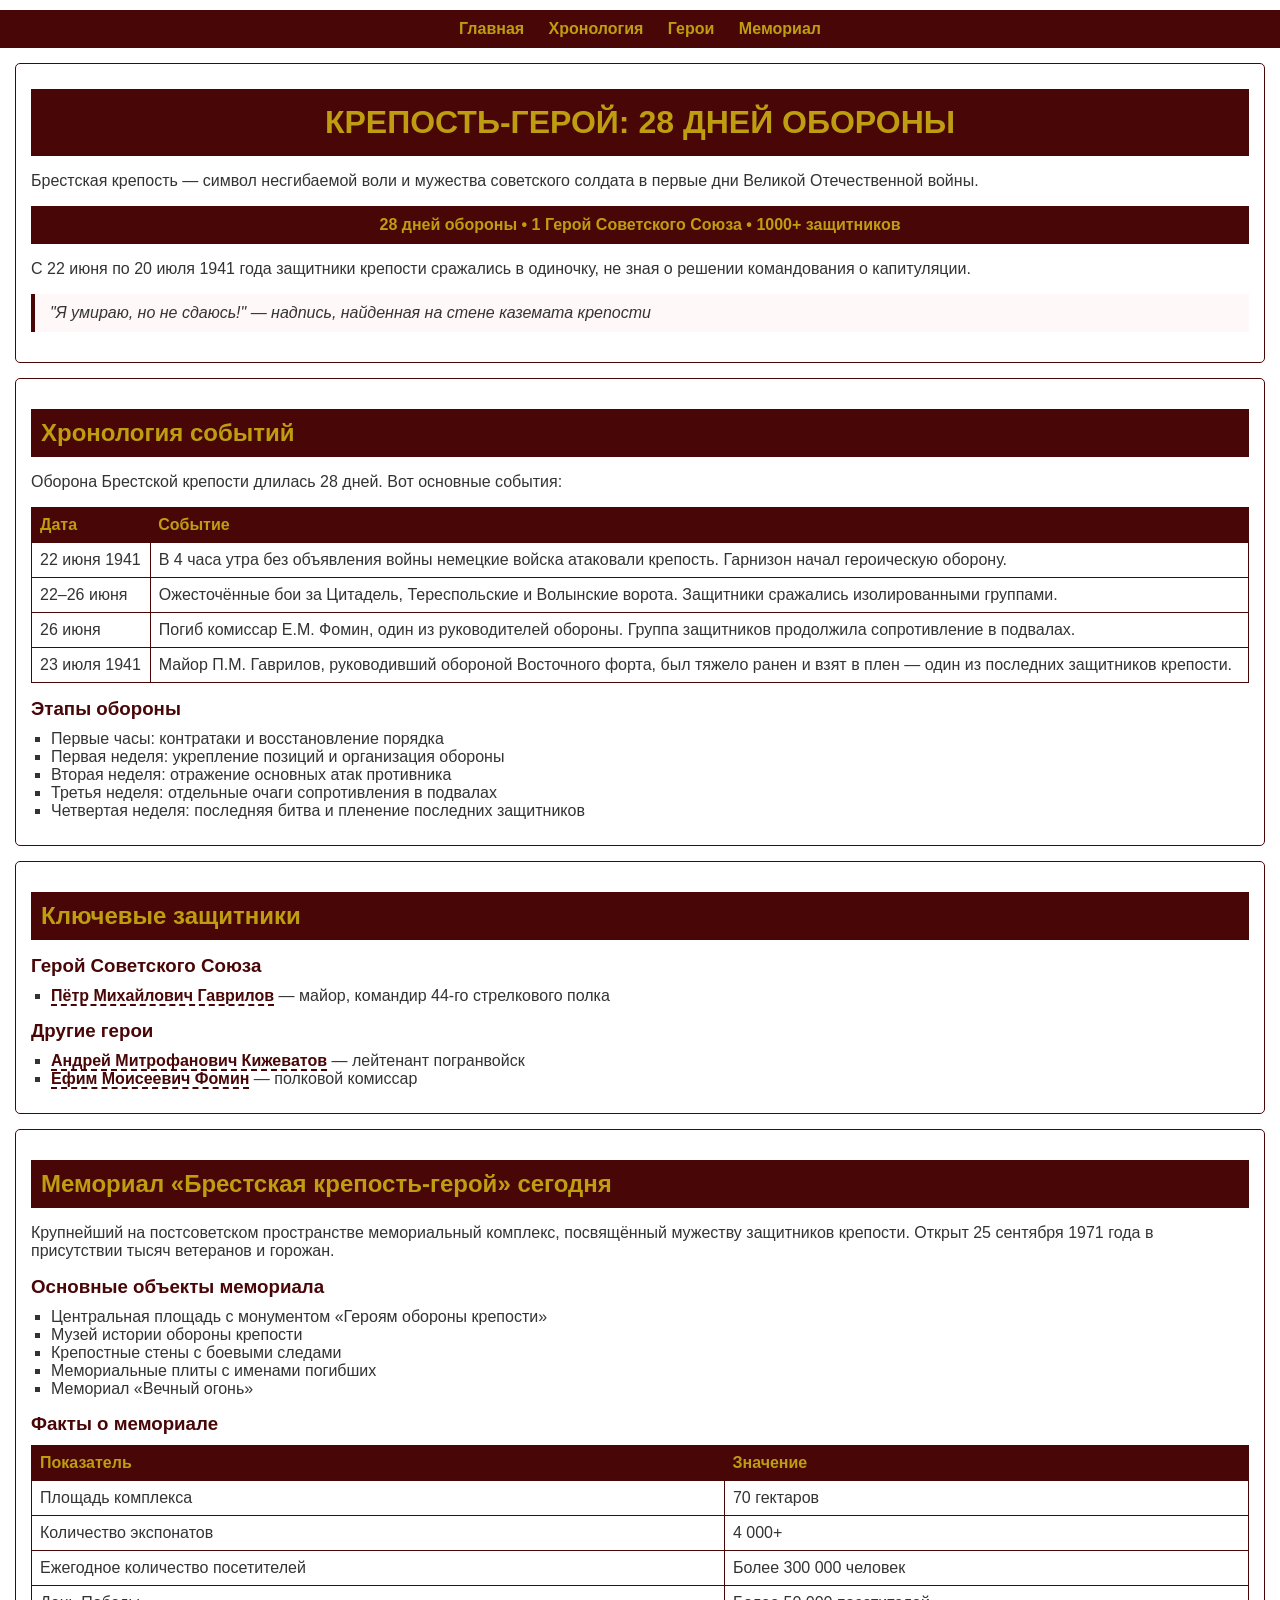
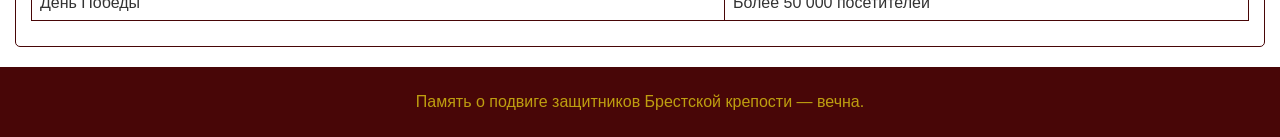
<file: index.html>
<html>
<head>
  <title>Крепость-герой: 28 дней обороны</title>
  <link rel="stylesheet" href="style.css">
</head>
<body>
  <div class="nav">
    <a href="#main">Главная</a>
    <a href="#chronology">Хронология</a>
    <a href="#heroes">Герои</a>
    <a href="#memorial">Мемориал</a>
  </div>
  
  <div class="section" id="main">
    <h1>КРЕПОСТЬ-ГЕРОЙ: 28 ДНЕЙ ОБОРОНЫ</h1>
    
    <p>Брестская крепость — символ несгибаемой воли и мужества советского солдата в первые дни Великой Отечественной войны.</p>
    
    <div style="text-align: center; background-color: #480607; color: #be9e10; padding: 10px; margin: 15px 0;">
      <b>28 дней обороны • 1 Герой Советского Союза • 1000+ защитников</b>
    </div>
    
    <p>С 22 июня по 20 июля 1941 года защитники крепости сражались в одиночку, не зная о решении командования о капитуляции.</p>
    
    <div class="quote">
      "Я умираю, но не сдаюсь!" — надпись, найденная на стене каземата крепости
    </div>
  </div>
  
  <div class="section" id="chronology">
    <h2>Хронология событий</h2>
    
    <p>Оборона Брестской крепости длилась 28 дней. Вот основные события:</p>
    
    <table>
      <tr>
        <th>Дата</th>
        <th>Событие</th>
      </tr>
      <tr>
        <td>22 июня 1941</td>
        <td>В 4 часа утра без объявления войны немецкие войска атаковали крепость. Гарнизон начал героическую оборону.</td>
      </tr>
      <tr>
        <td>22–26 июня</td>
        <td>Ожесточённые бои за Цитадель, Тереспольские и Волынские ворота. Защитники сражались изолированными группами.</td>
      </tr>
      <tr>
        <td>26 июня</td>
        <td>Погиб комиссар Е.М. Фомин, один из руководителей обороны. Группа защитников продолжила сопротивление в подвалах.</td>
      </tr>
      <tr>
        <td>23 июля 1941</td>
        <td>Майор П.М. Гаврилов, руководивший обороной Восточного форта, был тяжело ранен и взят в плен — один из последних защитников крепости.</td>
      </tr>
    </table>
    
    <h3>Этапы обороны</h3>
    <ul>
      <li>Первые часы: контратаки и восстановление порядка</li>
      <li>Первая неделя: укрепление позиций и организация обороны</li>
      <li>Вторая неделя: отражение основных атак противника</li>
      <li>Третья неделя: отдельные очаги сопротивления в подвалах</li>
      <li>Четвертая неделя: последняя битва и пленение последних защитников</li>
    </ul>
  </div>
  
  <div class="section" id="heroes">
  <h2>Ключевые защитники</h2>
    
	
	
	  <h3>Герой Советского Союза</h3>
    <ul>
      <li><a href="gavrilov.html" class="hero-link">Пётр Михайлович Гаврилов</a> — майор, командир 44-го стрелкового полка</li>
    </ul>
    
    <h3>Другие герои</h3>
    <ul>
      <li><a href="kizhevatov.html" class="hero-link">Андрей Митрофанович Кижеватов</a> — лейтенант погранвойск</li>
      <li><a href="fomin.html" class="hero-link">Ефим Моисеевич Фомин</a> — полковой комиссар</li>
    </ul>
  </div>
	

  
 
  <div class="section" id="memorial">
    <h2>Мемориал «Брестская крепость-герой» сегодня</h2>
    
    <p>Крупнейший на постсоветском пространстве мемориальный комплекс, посвящённый мужеству защитников крепости. Открыт 25 сентября 1971 года в присутствии тысяч ветеранов и горожан.</p>
    
    <h3>Основные объекты мемориала</h3>
    <ul>
      <li>Центральная площадь с монументом «Героям обороны крепости»</li>
      <li>Музей истории обороны крепости</li>
      <li>Крепостные стены с боевыми следами</li>
      <li>Мемориальные плиты с именами погибших</li>
      <li>Мемориал «Вечный огонь»</li>
    </ul>
    
    <h3>Факты о мемориале</h3>
    <table>
      <tr>
        <th>Показатель</th>
        <th>Значение</th>
      </tr>
      <tr>
        <td>Площадь комплекса</td>
        <td>70 гектаров</td>
      </tr>
      <tr>
        <td>Количество экспонатов</td>
        <td>4 000+</td>
      </tr>
      <tr>
        <td>Ежегодное количество посетителей</td>
        <td>Более 300 000 человек</td>
      </tr>
      <tr>
        <td>День Победы</td>
        <td>Более 50 000 посетителей</td>
      </tr>
    </table>
  </div>
  
  <div style="text-align: center; background-color: #480607; color: #be9e10; padding: 10px; margin-top: 20px;">
    <p>Память о подвиге защитников Брестской крепости — вечна.</p>
  </div>
</body>
</html>
</file>
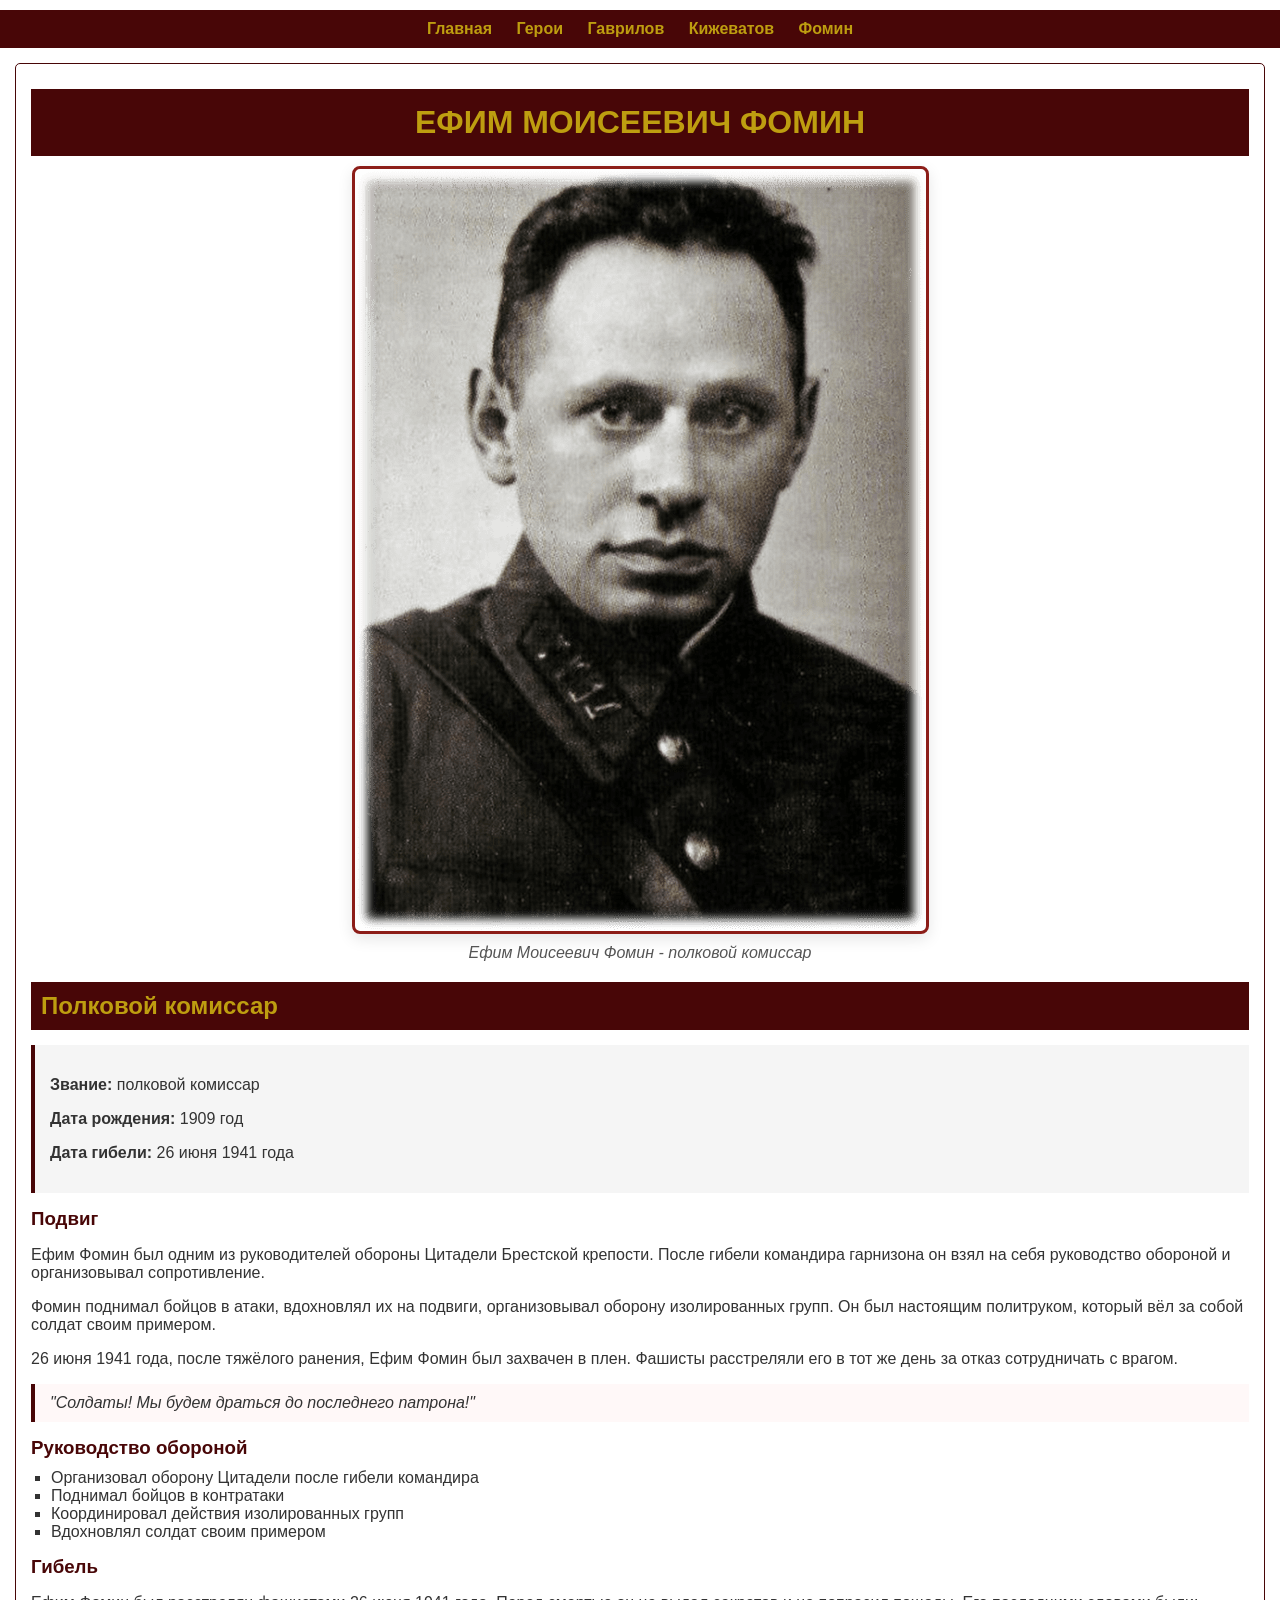
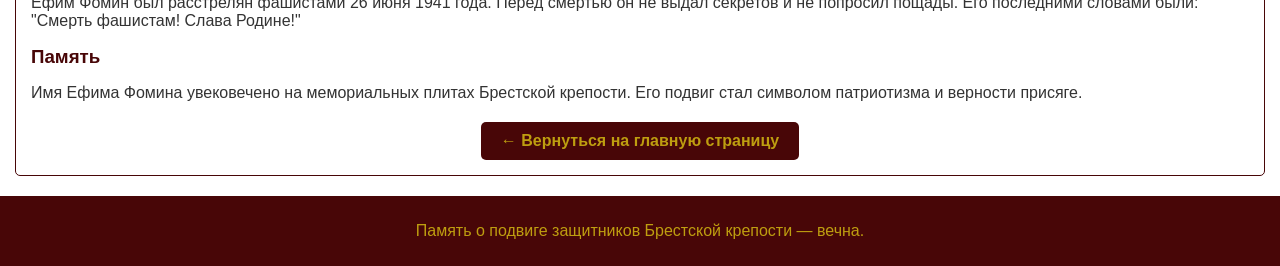
<file: fomin.html>
<html>
<head>
  <title>Ефим Моисеевич Фомин</title>
  <link rel="stylesheet" href="style.css">
</head>
<body>
 
  <div class="nav">
    <a href="index.html">Главная</a>
    <a href="index.html#heroes">Герои</a>
    <a href="gavrilov.html">Гаврилов</a>
    <a href="kizhevatov.html">Кижеватов</a>
    <a href="fomin.html">Фомин</a>
  </div>
  
  <div class="section">
    <h1>ЕФИМ МОИСЕЕВИЧ ФОМИН</h1>
    <img src="fomin.jpg" alt="Ефим Моисеевич Фомин" class="hero-image">
    <div class="image-caption">Ефим Моисеевич Фомин - полковой комиссар</div>
    <h2>Полковой комиссар</h2>
    
    <div class="hero-info">
      <p><b>Звание:</b> полковой комиссар</p>
      <p><b>Дата рождения:</b> 1909 год</p>
      <p><b>Дата гибели:</b> 26 июня 1941 года</p>
    </div>
    
    <h3>Подвиг</h3>
    <p>Ефим Фомин был одним из руководителей обороны Цитадели Брестской крепости. После гибели командира гарнизона он взял на себя руководство обороной и организовывал сопротивление.</p>
    
    <p>Фомин поднимал бойцов в атаки, вдохновлял их на подвиги, организовывал оборону изолированных групп. Он был настоящим политруком, который вёл за собой солдат своим примером.</p>
    
    <p>26 июня 1941 года, после тяжёлого ранения, Ефим Фомин был захвачен в плен. Фашисты расстреляли его в тот же день за отказ сотрудничать с врагом.</p>
    
    <div class="quote">
      "Солдаты! Мы будем драться до последнего патрона!"
    </div>
    
    <h3>Руководство обороной</h3>
    <ul>
      <li>Организовал оборону Цитадели после гибели командира</li>
      <li>Поднимал бойцов в контратаки</li>
      <li>Координировал действия изолированных групп</li>
      <li>Вдохновлял солдат своим примером</li>
    </ul>
    
    <h3>Гибель</h3>
    <p>Ефим Фомин был расстрелян фашистами 26 июня 1941 года. Перед смертью он не выдал секретов и не попросил пощады. Его последними словами были: "Смерть фашистам! Слава Родине!"</p>
    
    <h3>Память</h3>
    <p>Имя Ефима Фомина увековечено на мемориальных плитах Брестской крепости. Его подвиг стал символом патриотизма и верности присяге.</p>
    
    <div style="text-align: center; margin-top: 20px;">
      <a href="index.html" class="back-link">← Вернуться на главную страницу</a>
    </div>
  </div>
  

  <div class="footer">
    <p>Память о подвиге защитников Брестской крепости — вечна.</p>
  </div>
</body>
</html>
</file>
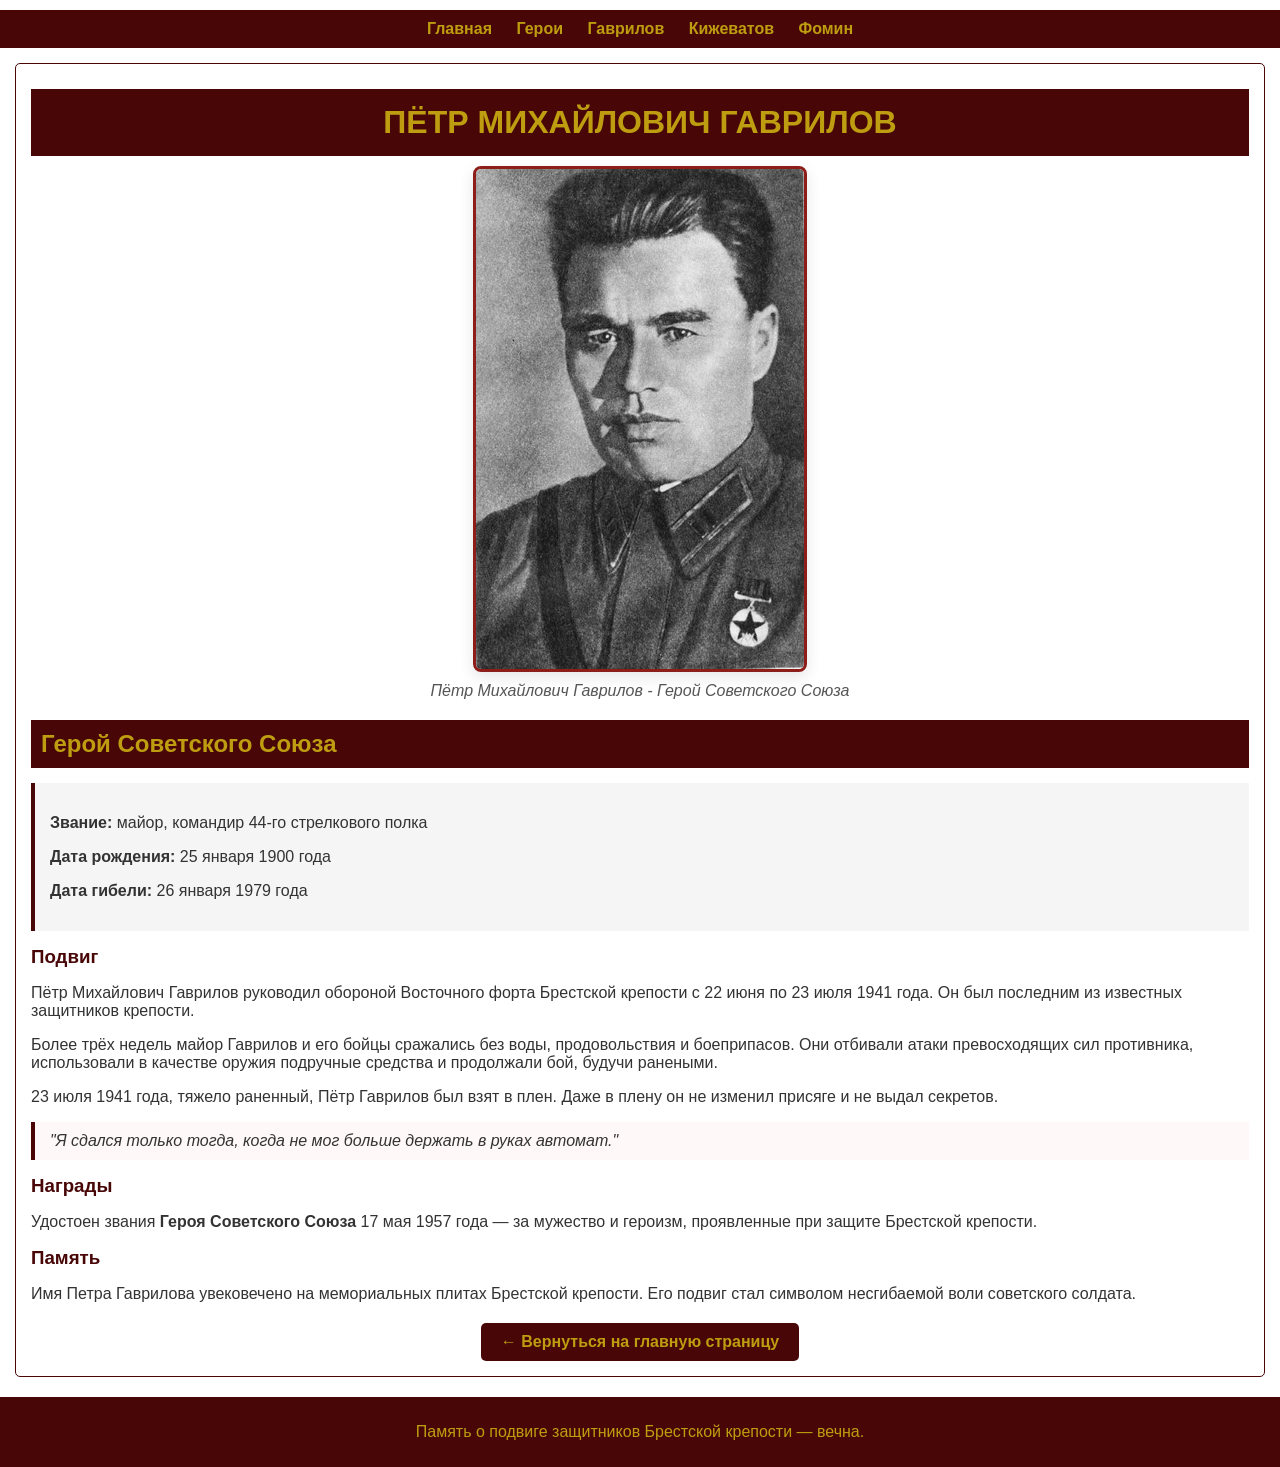
<file: gavrilov.html>
<html>
<head>
  <title>Пётр Михайлович Гаврилов</title>
  <link rel="stylesheet" href="style.css">
</head>
<body>
  <div class="nav">
    <a href="index.html">Главная</a>
    <a href="index.html#heroes">Герои</a>
    <a href="gavrilov.html">Гаврилов</a>
    <a href="kizhevatov.html">Кижеватов</a>
    <a href="fomin.html">Фомин</a>
  </div>
  

  <div class="section">
    <h1>ПЁТР МИХАЙЛОВИЧ ГАВРИЛОВ</h1>
    <img src="gavrilov.jpg" alt="Пётр Михайлович Гаврилов" class="hero-image">
    <div class="image-caption">Пётр Михайлович Гаврилов - Герой Советского Союза</div>
    <h2>Герой Советского Союза</h2>
    
    <div class="hero-info">
      <p><b>Звание:</b> майор, командир 44-го стрелкового полка</p>
      <p><b>Дата рождения:</b> 25 января 1900 года</p>
      <p><b>Дата гибели:</b> 26 января 1979 года</p>
    </div>
    
    <h3>Подвиг</h3>
    <p>Пётр Михайлович Гаврилов руководил обороной Восточного форта Брестской крепости с 22 июня по 23 июля 1941 года. Он был последним из известных защитников крепости.</p>
    
    <p>Более трёх недель майор Гаврилов и его бойцы сражались без воды, продовольствия и боеприпасов. Они отбивали атаки превосходящих сил противника, использовали в качестве оружия подручные средства и продолжали бой, будучи ранеными.</p>
    
    <p>23 июля 1941 года, тяжело раненный, Пётр Гаврилов был взят в плен. Даже в плену он не изменил присяге и не выдал секретов.</p>
    
    <div class="quote">
      "Я сдался только тогда, когда не мог больше держать в руках автомат."
    </div>
    
    <h3>Награды</h3>
    <p>Удостоен звания <b>Героя Советского Союза</b> 17 мая 1957 года — за мужество и героизм, проявленные при защите Брестской крепости.</p>
    
    <h3>Память</h3>
    <p>Имя Петра Гаврилова увековечено на мемориальных плитах Брестской крепости. Его подвиг стал символом несгибаемой воли советского солдата.</p>
    
    <div style="text-align: center; margin-top: 20px;">
      <a href="index.html" class="back-link">← Вернуться на главную страницу</a>
    </div>
  </div>
  
  <div class="footer">
    <p>Память о подвиге защитников Брестской крепости — вечна.</p>
  </div>
</body>
</html>
</file>
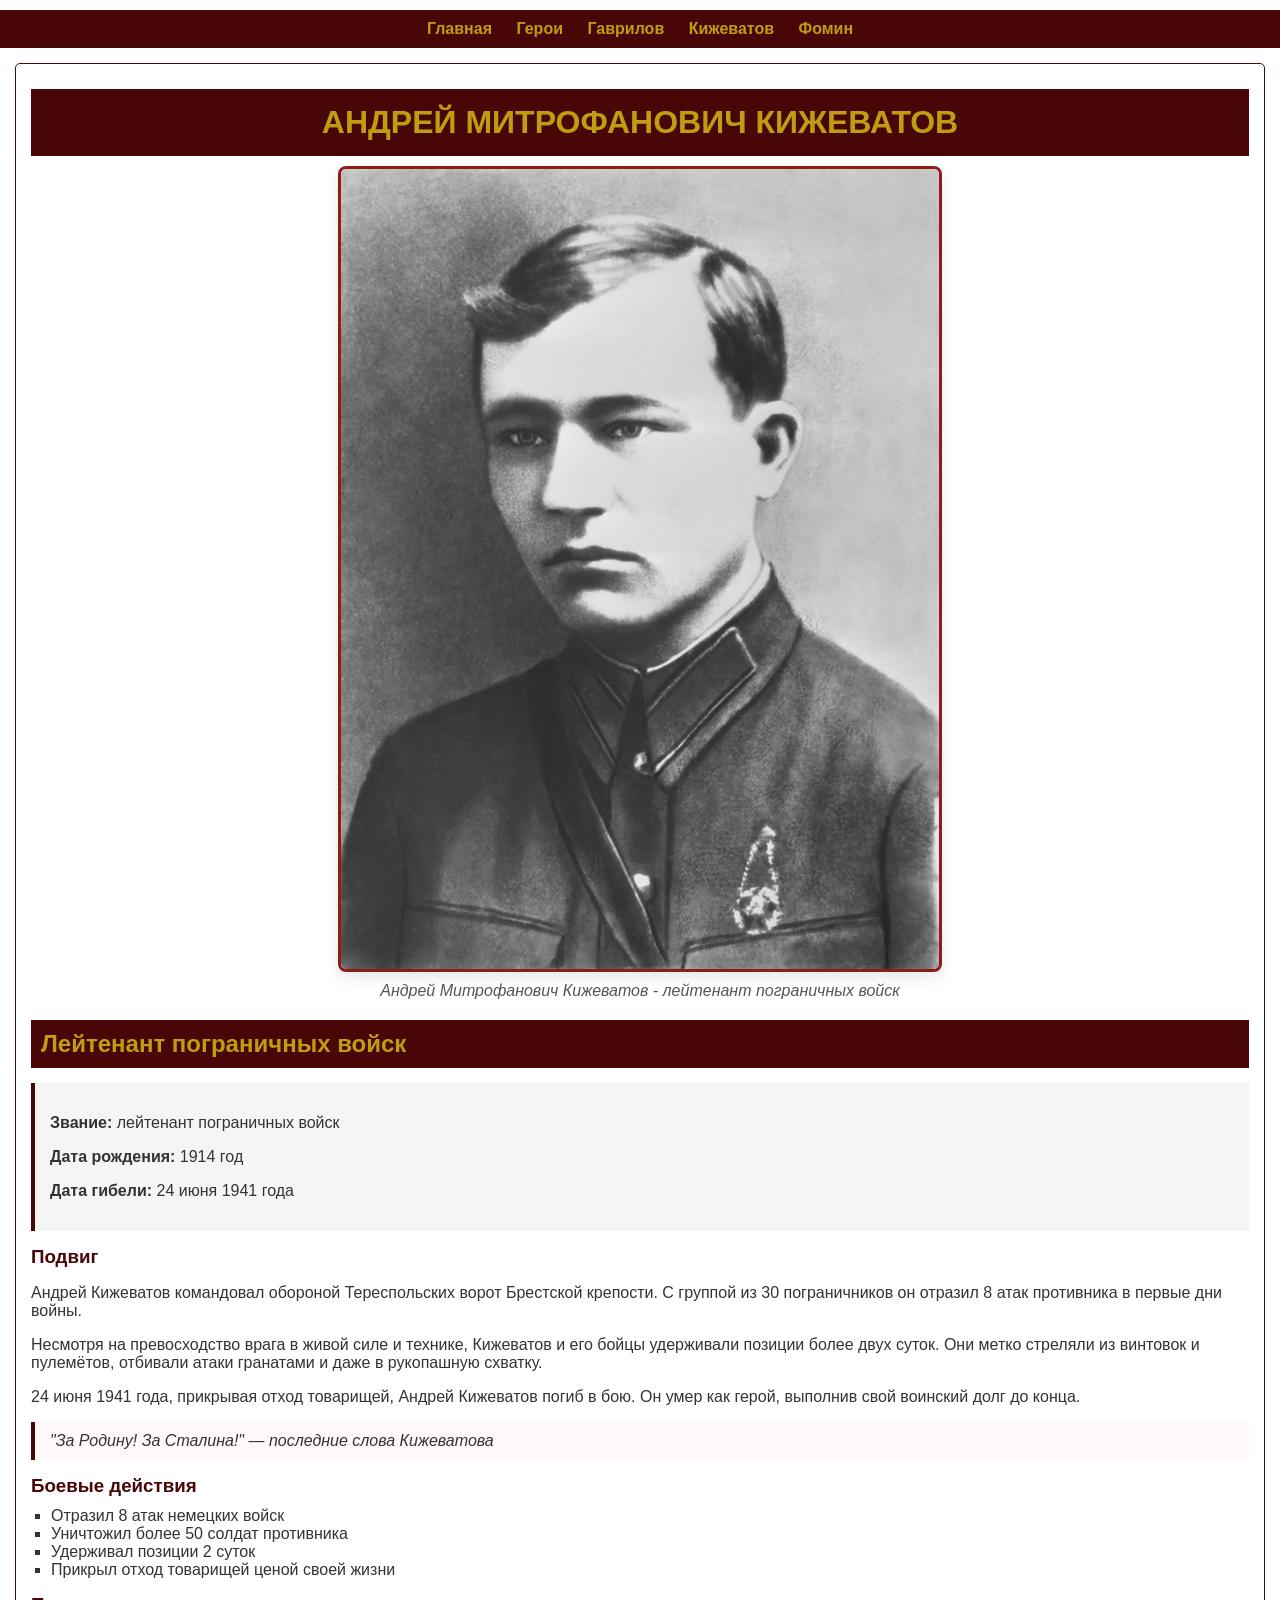
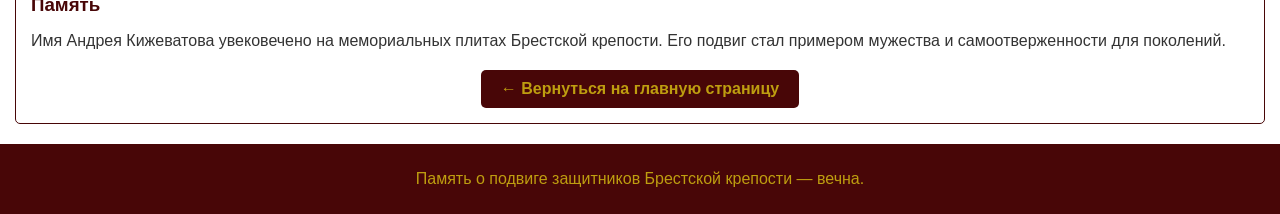
<file: kizhevatov.html>
<html>
<head>
  <title>Андрей Митрофанович Кижеватов</title>
  <link rel="stylesheet" href="style.css">
</head>
<body>

  <div class="nav">
    <a href="index.html">Главная</a>
    <a href="index.html#heroes">Герои</a>
    <a href="gavrilov.html">Гаврилов</a>
    <a href="kizhevatov.html">Кижеватов</a>
    <a href="fomin.html">Фомин</a>
  </div>
  

  <div class="section">
    <h1>АНДРЕЙ МИТРОФАНОВИЧ КИЖЕВАТОВ</h1>
    <img src="kizhevatov.jpg" alt="Андрей Митрофанович Кижеватов" class="hero-image">
    <div class="image-caption">Андрей Митрофанович Кижеватов - лейтенант пограничных войск</div>
    <h2>Лейтенант пограничных войск</h2>
    
    <div class="hero-info">
      <p><b>Звание:</b> лейтенант пограничных войск</p>
      <p><b>Дата рождения:</b> 1914 год</p>
      <p><b>Дата гибели:</b> 24 июня 1941 года</p>
    </div>
    
    <h3>Подвиг</h3>
    <p>Андрей Кижеватов командовал обороной Тереспольских ворот Брестской крепости. С группой из 30 пограничников он отразил 8 атак противника в первые дни войны.</p>
    
    <p>Несмотря на превосходство врага в живой силе и технике, Кижеватов и его бойцы удерживали позиции более двух суток. Они метко стреляли из винтовок и пулемётов, отбивали атаки гранатами и даже в рукопашную схватку.</p>
    
    <p>24 июня 1941 года, прикрывая отход товарищей, Андрей Кижеватов погиб в бою. Он умер как герой, выполнив свой воинский долг до конца.</p>
    
    <div class="quote">
      "За Родину! За Сталина!" — последние слова Кижеватова
    </div>
    
    <h3>Боевые действия</h3>
    <ul>
      <li>Отразил 8 атак немецких войск</li>
      <li>Уничтожил более 50 солдат противника</li>
      <li>Удерживал позиции 2 суток</li>
      <li>Прикрыл отход товарищей ценой своей жизни</li>
    </ul>
    
    <h3>Память</h3>
    <p>Имя Андрея Кижеватова увековечено на мемориальных плитах Брестской крепости. Его подвиг стал примером мужества и самоотверженности для поколений.</p>
    
    <div style="text-align: center; margin-top: 20px;">
      <a href="index.html" class="back-link">← Вернуться на главную страницу</a>
    </div>
  </div>
  
  <div class="footer">
    <p>Память о подвиге защитников Брестской крепости — вечна.</p>
  </div>
</body>
</html>
</file>
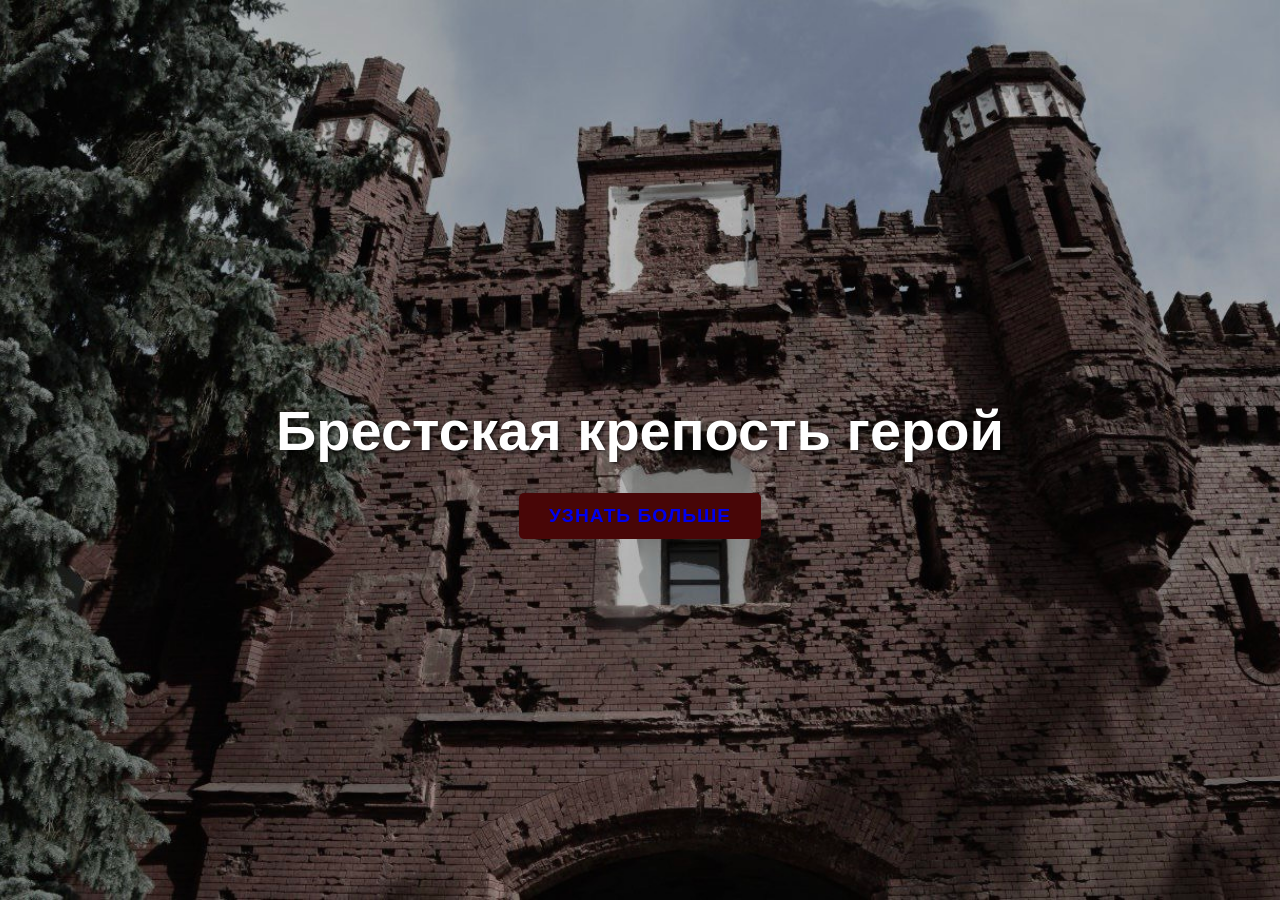
<file: start.html>
<html>
<head>
  <title>Брестская крепость-герой</title>
  <style>
    
    body {
      
      background-image: url('fon.jpg');
      background-size: cover; 
      background-position: center; 
      height: 100vh; 
      margin: 0; 
      padding: 0; 
      display: flex;
      flex-direction: column; 
      justify-content: center; 
      align-items: center;
      text-align: center; 
      color: white;
      font-family: Arial, sans-serif;
    }
    
    h1 {
      font-size: 3.5rem;
      margin-bottom: 30px; 
      text-shadow: 2px 2px 4px rgba(0,0,0,0.7);
      font-weight: 700;
    }
    
    
    .button {
      background-color: #480607; /
      color: #be9e10; 
      padding: 12px 30px;
      text-decoration: none; 
      border-radius: 5px; 
      font-weight: bold;
      font-size: 1.2rem; 
      text-transform: uppercase;
      letter-spacing: 1px; 
    }
    
   
    .button:hover {
      background-color: #a02a2a;
      transform: scale(1.05); 
    }
  </style>
</head>
<body>
  <h1>Брестская крепость герой</h1>
  <a href="index.html" class="button">Узнать больше</a>
</body>
</html>
</file>
<file: style.css>
body {
  background-color: white;
  color: #333;
  font-family: Arial, sans-serif;
  margin: 0;
  padding: 0;
}

h1 {
  background-color: #480607;
  color: #be9e10;
  text-align: center;
  padding: 15px;
  margin: 10px 0;
}

h2 {
  background-color: #480607;
  color: #be9e10;
  padding: 10px;
  margin: 15px 0 10px;
}

h3 {
  color: #480607;
  margin: 15px 0 10px;
}

.section {
  margin: 15px;
  padding: 15px;
  border: 1px solid #480607;
  border-radius: 5px;
}

.nav {
  background-color: #480607;
  text-align: center;
  padding: 10px;
  margin: 10px 0;
}

.nav a {
  color: #be9e10;
  text-decoration: none;
  margin: 0 10px;
  font-weight: bold;
}

.nav a:hover {
  text-decoration: underline;
}


.hero-link {
  color: #480607;
  text-decoration: none;
  font-weight: bold;
  border-bottom: 2px dashed #480607;
}

.hero-link:hover {
  color: #be9e10;
}


.back-link {
  display: inline-block;
  background-color: #480607;
  color: #be9e10;
  padding: 10px 20px;
  text-decoration: none;
  border-radius: 5px;
  font-weight: bold;
}

.back-link:hover {
  background-color: #a02a2a;
  text-decoration: none;
}


table {
  width: 100%;
  border: 1px solid #480607;
  border-collapse: collapse;
  margin: 10px 0;
}

th {
  background-color: #480607;
  color: #be9e10;
  padding: 8px;
  text-align: left;
}

td {
  padding: 8px;
  border: 1px solid #480607;
}


ul {
  list-style-type: square;
  padding-left: 20px;
  margin: 10px 0;
}


.quote {
  border-left: 4px solid #480607;
  padding: 10px 15px;
  margin: 15px 0;
  background-color: #fff8f8;
  font-style: italic;
}

.hero-info {
  background-color: #f5f5f5;
  padding: 15px;
  border-left: 4px solid #480607;
  margin: 15px 0;
}

.stats {
  text-align: center;
  background-color: #480607;
  color: #be9e10;
  padding: 10px;
  margin: 15px 0;
  font-weight: bold;
}

.footer {
  text-align: center;
  background-color: #480607;
  color: #be9e10;
  padding: 10px;
  margin-top: 20px;
}
.hero-image {
  display: block;
  margin: 0 auto;
  max-width: 100%;
  height: auto;
  border: 3px solid #8c1d18;
  border-radius: 8px;
  margin-bottom: 20px;
  box-shadow: 0 5px 15px rgba(0,0,0,0.1);
}

.image-caption {
  text-align: center;
  color: #555;
  font-style: italic;
  margin-top: -10px;
  margin-bottom: 20px;
}
</file>
